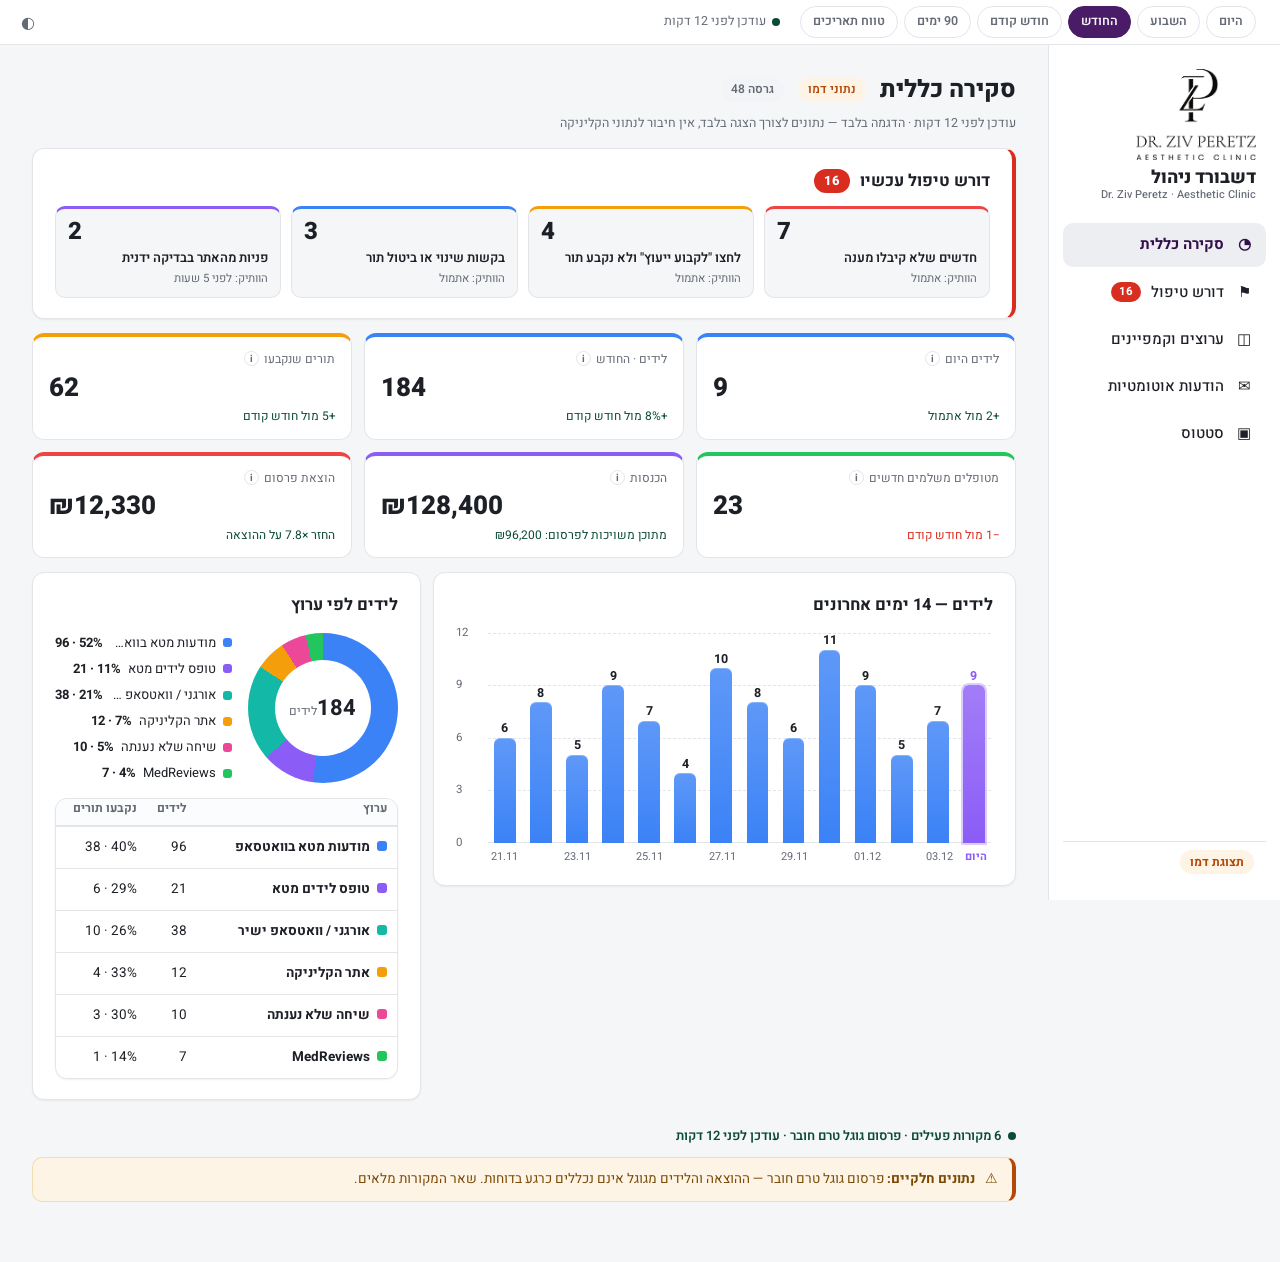
<file: docs/index.html>
<!DOCTYPE html>
<html lang="he" dir="rtl">
<head>
<meta charset="UTF-8">
<meta name="app-ver" content="48">
  <meta name="viewport" content="width=device-width, initial-scale=1.0">
<title>WhatsApp Manager for EasyBizy</title>
<meta name="theme-color" content="#3C1454">
<link rel="preconnect" href="https://fonts.googleapis.com">
<link rel="preconnect" href="https://fonts.gstatic.com" crossorigin>
<link href="https://fonts.googleapis.com/css2?family=Heebo:wght@400;500;600;700;800&display=swap" rel="stylesheet">
<link rel="icon" type="image/png" sizes="32x32" href="assets/favicon-32.png">
<link rel="apple-touch-icon" href="assets/icon-180.png">
<link rel="manifest" href="manifest.webmanifest">
<link rel="stylesheet" href="css/app.css?v=48">
</head>
<body>
<div id="app"></div>
<script src="js/config.js?v=48"></script>
<script src="js/demo-data.js?v=48"></script>
<script src="js/api.js?v=48"></script>
<script src="js/ui.js?v=48"></script>
<script src="js/app.js?v=48"></script>
</body>
</html>
</file>
<file: docs/css/app.css>
/* WA Manager — EasyBizy WhatsApp console. Hebrew RTL, no build step. */
:root {
  --green: #4a1b66;
  --green-dark: #34104a;
  --green-soft: #eceef2;
  --mint: #98f8d0;
  --mint-soft: #d8f8eb;
  --mint-ink: #0b4a33;
  --ink: #1d2026;
  --muted: #656b76;
  --line: #e3e5e9;
  --bg: #f5f6f8;
  --fc0a: #6b2d8f; --fc0b: #4a1b66;
  --fc1a: #9b5cf0; --fc1b: #7c3aed;
  --fc2a: #f0a02e; --fc2b: #d97706;
  --fc3a: #3ec96f; --fc3b: #16a34a;
  --hb-paid: #22c55e; --hb-arr: #14b8a6; --hb-book: #f59e0b; --hb-none: #e5e7eb;
  --ac-blue: #3b82f6; --ac-orange: #f59e0b; --ac-green: #22c55e; --ac-purple: #8b5cf6; --ac-red: #ef4444;
  --pal0: #3b82f6; --pal1: #8b5cf6; --pal2: #14b8a6; --pal3: #f59e0b; --pal4: #ec4899;
  /* one color per channel - donut, bars, tables */
  --ch-meta_wa_ads: #3b82f6; --ch-meta_lead_form: #8b5cf6; --ch-organic_wa: #14b8a6; --ch-website: #f59e0b; --ch-missed_call: #ec4899; --ch-medreviews: #22c55e;
  --bar: #3b82f6; --bar-hover: #2563eb; --bar-today: #8b5cf6; --bar-err: #ef4444;
  --ac-cyan: #06b6d4; --ac-olive: #14b8a6; /* 'olive' slot now teal (arrived) */
  --card: #ffffff;
  --red: #d92d20;
  --red-soft: #feeceb;
  --yellow: #b54708;
  --yellow-soft: #fef4e5;
  --blue: #175cd3;
  --blue-soft: #eaf1fe;
  --gray-soft: #f2f4f7;
  --radius: 12px;
  --shadow: 0 1px 2px rgba(16, 24, 40, .06);
  --sidebar-w: 232px;
}
* { box-sizing: border-box; }
html, body { overflow-x: clip; }
html, body { margin: 0; padding: 0; }
body {
  font-family: 'Heebo', 'Segoe UI', Arial, sans-serif;
  background: var(--bg);
  color: var(--ink);
  font-size: 15px;
  line-height: 1.55;
}
a { color: var(--green-dark); }

/* ---------- layout ---------- */
.layout { display: flex; flex-wrap: wrap; min-height: 100vh; }
.layout .topbar { flex: 0 0 100%; }
.sidebar {
  width: var(--sidebar-w);
  background: var(--card);
  border-inline-end: 1px solid var(--line);
  padding: 18px 14px;
  position: sticky; top: 45px; height: calc(100vh - 45px);
  display: flex; flex-direction: column; gap: 4px;
}
.brand {
  display: flex; align-items: center; gap: 10px;
  padding: 6px 10px 18px; font-weight: 800; font-size: 18px;
}
.brand.column{flex-direction:column;align-items:flex-start;gap:8px}
.brand .logo-lg{width:116px;border-radius:14px;display:block}
.brand .logo {
  width: 34px; height: 34px; border-radius: 10px;
  object-fit: cover; flex: none;
}
.brand .brand-name { line-height: 1.15; }
.brand .brand-sub { display: block; font-size: 11px; font-weight: 500; color: var(--muted); }
.nav-item {
  display: flex; align-items: center; gap: 10px;
  padding: 10px 12px; border-radius: 10px;
  color: var(--ink); text-decoration: none; font-weight: 500;
  cursor: pointer;
}
.nav-item:hover { background: var(--gray-soft); }
.nav-item.active { background: var(--green-soft); color: var(--green-dark); font-weight: 700; }
.nav-item .ico { width: 20px; text-align: center; }
.sidebar .spacer { flex: 1; }
.sidebar .who { padding: 10px 12px; color: var(--muted); font-size: 13px; border-top: 1px solid var(--line); }

.main { flex: 1; min-width: 0; padding: 26px 32px 60px; max-width: 1240px; }
.field .input { min-width: 0; }
/* client menu header inside the sidebar */
.client-nav-head { padding: 2px 12px 14px; border-bottom: 1px solid var(--line); margin-bottom: 10px; }
.client-nav-head .cn-name { font-weight: 800; font-size: 16px; margin-bottom: 6px; }

/* top bar: always visible (carries the theme toggle); burger + mini brand on mobile only */
.topbar { display: flex; align-items: center; gap: 12px; padding: 8px 14px; height: 45px; box-sizing: border-box; background: var(--card); border-bottom: 1px solid var(--line); position: sticky; top: 0; z-index: 30; }
.topbar .brand { font-size: 16px; font-weight: 800; padding: 0; display: none; }
.topbar .logo { width: 28px; height: 28px; border-radius: 8px; object-fit: cover; }
.topbar #nav-burger { display: none; }
.topbar #theme-toggle { margin-inline-start: auto; }
.nav-overlay { display: none; }

@media (max-width: 900px) {
  .layout { flex-direction: column; flex-wrap: nowrap; }
  .topbar .brand { display: flex; }
  .topbar #nav-burger { display: inline-grid; }
  .sidebar {
    position: fixed; top: 0; bottom: 0; right: 0; z-index: 50;
    width: 272px; height: 100dvh; padding: 14px 12px;
    transform: translateX(110%); visibility: hidden;
    transition: transform .2s ease, visibility 0s .25s;
    overflow-y: auto; border-inline-end: none; border-inline-start: 1px solid var(--line);
    box-shadow: -8px 0 24px rgba(0,0,0,.18);
  }
  body.nav-open .sidebar { transform: translateX(0); visibility: visible; transition: transform .2s ease; }
  .nav-overlay { display: block; position: fixed; inset: 0; background: rgba(0,0,0,.42); opacity: 0; pointer-events: none; transition: opacity .2s ease; z-index: 40; }
  body.nav-open .nav-overlay { opacity: 1; pointer-events: auto; }
  .main { padding: 16px 14px 44px; }
  .page-head h1 { font-size: 20px; }
}
.page-head { display: flex; align-items: center; gap: 14px; margin-bottom: 6px; flex-wrap: wrap; }
.page-head h1 { font-size: 24px; margin: 0; font-weight: 800; }
.page-sub { color: var(--muted); margin: 0 0 22px; }
.page-head .grow { flex: 1; }
.back-link { color: var(--muted); text-decoration: none; font-size: 14px; }
.back-link:hover { color: var(--green-dark); }

/* ---------- buttons & inputs ---------- */
.btn {
  display: inline-flex; align-items: center; gap: 7px;
  border: 1px solid transparent; border-radius: 10px;
  padding: 9px 16px; font-family: inherit; font-size: 14px; font-weight: 600;
  cursor: pointer; background: var(--green); color: #fff;
  transition: background .12s ease;
}
.btn:hover { background: var(--green-dark); }
.btn:disabled { opacity: .55; cursor: not-allowed; }
.btn.secondary { background: #fff; color: var(--ink); border-color: var(--line); }
.btn.secondary:hover { background: var(--gray-soft); }
.btn.danger { background: #fff; color: var(--red); border-color: #f1c6c2; }
.btn.danger:hover { background: var(--red-soft); }
.btn.small { padding: 6px 12px; font-size: 13px; border-radius: 8px; }
.btn.ghost { background: transparent; color: var(--green-dark); }
.btn.ghost:hover { background: var(--green-soft); }

.input, select.input, textarea.input {
  width: 100%; border: 1px solid var(--line); border-radius: 10px;
  padding: 10px 13px; font-family: inherit; font-size: 14px; background: #fff; color: var(--ink);
}
.input:focus { outline: 2px solid rgba(0,168,132,.25); border-color: var(--green); }
.input[dir="ltr"] { direction: ltr; text-align: left; }
label.field { display: block; margin-bottom: 14px; }
label.field > span { display: block; font-weight: 600; font-size: 13.5px; margin-bottom: 6px; }
label.field .hint { font-weight: 400; color: var(--muted); font-size: 12.5px; }

/* ---------- cards & tables ---------- */
.card {
  background: var(--card); border: 1px solid var(--line);
  border-radius: var(--radius); box-shadow: var(--shadow);
  padding: 20px 22px; margin-bottom: 18px;
}
.card h3 { margin: 0 0 14px; font-size: 16.5px; font-weight: 700; }
.grid-2 { display: grid; grid-template-columns: 1fr 1fr; gap: 18px; }
@media (max-width: 900px) { .grid-2 { grid-template-columns: 1fr; } }

table.tbl { width: 100%; border-collapse: collapse; background: #fff; border-radius: var(--radius); overflow: hidden; }
.tbl-wrap { border: 1px solid var(--line); border-radius: var(--radius); overflow: hidden; background: #fff; box-shadow: var(--shadow); }
.tbl th {
  text-align: right; font-size: 12.5px; color: var(--muted); font-weight: 600;
  padding: 11px 14px; border-bottom: 1px solid var(--line); background: #fbfcfd;
  cursor: pointer; user-select: none; white-space: nowrap;
}
.tbl td { padding: 13px 14px; border-bottom: 1px solid var(--line); vertical-align: middle; }
.tbl tr:last-child td { border-bottom: none; }
.tbl tbody tr { cursor: pointer; }
.tbl tbody tr:hover { background: #f8fafc; }
.cell-main { font-weight: 600; }
.cell-sub { color: var(--muted); font-size: 12.5px; }
.num { font-variant-numeric: tabular-nums; direction: ltr; unicode-bidi: embed; }

/* ---------- badges ---------- */
.badge {
  display: inline-flex; align-items: center; gap: 5px;
  font-size: 12px; font-weight: 600; border-radius: 999px; padding: 3px 10px;
  background: var(--gray-soft); color: var(--muted); white-space: nowrap;
}
.badge.green { background: var(--mint-soft); color: var(--mint-ink); }
.badge.yellow { background: var(--yellow-soft); color: var(--yellow); }
.badge.red { background: var(--red-soft); color: var(--red); }
.badge.blue { background: var(--blue-soft); color: var(--blue); }
.badge .dot { width: 7px; height: 7px; border-radius: 50%; background: currentColor; }

/* ---------- login ---------- */
.login-wrap { min-height: 100vh; display: grid; place-items: center; background: linear-gradient(160deg, #ede6f8, #f6f4fa 60%); }
.login-card { width: 380px; max-width: 92vw; background: #fff; border: 1px solid var(--line); border-radius: 18px; padding: 34px 32px; box-shadow: 0 8px 30px rgba(16,24,40,.08); }
.login-card .logo { width: 100%; max-width: 230px; border-radius: 14px; margin-bottom: 16px; display: block; }
.login-card h1 { font-size: 21px; margin: 0 0 4px; }
.login-card p { color: var(--muted); margin: 0 0 20px; font-size: 14px; }

/* ---------- tabs ---------- */
.tabs { display: flex; gap: 4px; border-bottom: 1px solid var(--line); margin-bottom: 20px; overflow-x: auto; }
.tabs .tab { white-space: nowrap; }
.tabs .tab {
  padding: 10px 16px; cursor: pointer; font-weight: 600; color: var(--muted);
  border-bottom: 2.5px solid transparent; margin-bottom: -1px; border-radius: 8px 8px 0 0;
}
.tabs .tab:hover { color: var(--ink); }
.tabs .tab.active { color: var(--green-dark); border-bottom-color: var(--green); }

/* ---------- bots ---------- */
.bots-grid { display: grid; grid-template-columns: repeat(auto-fill, minmax(330px, 1fr)); gap: 16px; }
.bot-card { background: #fff; border: 1px solid var(--line); border-radius: var(--radius); padding: 18px; box-shadow: var(--shadow); cursor: pointer; }
.bot-card:hover { border-color: #cfd6de; }
.bot-card .top { display: flex; align-items: flex-start; gap: 10px; }
.bot-card h4 { margin: 0; font-size: 16px; font-weight: 700; flex: 1; }
.bot-card .trig { color: var(--muted); font-size: 13px; margin: 6px 0 12px; }
.bot-card .stats { display: flex; gap: 14px; color: var(--muted); font-size: 13px; }
.bot-card .actions { display: flex; gap: 8px; margin-top: 14px; }

/* ---------- builder ---------- */
.builder { display: grid; grid-template-columns: 1fr 340px; gap: 22px; align-items: start; }
@media (max-width: 1000px) { .builder { grid-template-columns: 1fr; } }
.step {
  background: #fff; border: 1px solid var(--line); border-radius: 10px;
  padding: 13px 15px; margin-bottom: 10px; position: relative;
}
.step .step-head { display: flex; align-items: center; gap: 9px; }
.step .step-num { width: 24px; height: 24px; border-radius: 7px; background: var(--gray-soft); color: var(--muted); font-size: 12.5px; font-weight: 700; display: grid; place-items: center; flex: none; }
.step .step-type { font-weight: 700; font-size: 14px; }
.step .step-body { color: var(--muted); font-size: 13.5px; margin-top: 5px; white-space: pre-wrap; }
.step .step-actions { margin-inline-start: auto; display: flex; gap: 4px; }
.step.branch-step { margin-inline-start: 34px; border-inline-start: 3px solid var(--green); }
.branch-label { margin: 12px 0 8px 34px; margin-inline-start: 34px; font-size: 13px; font-weight: 700; color: var(--green-dark); }
.icon-btn { border: none; background: transparent; cursor: pointer; color: var(--muted); font-size: 15px; padding: 4px 7px; border-radius: 7px; }
.icon-btn:hover { background: var(--gray-soft); color: var(--ink); }

/* phone preview */
.phone {
  background: #efeae2; border-radius: 22px; border: 1px solid var(--line);
  padding: 16px 12px; min-height: 420px; position: sticky; top: 20px;
}
.phone .phone-title { text-align: center; color: var(--muted); font-size: 12.5px; font-weight: 600; margin-bottom: 12px; }
.bubble {
  background: #fff; border-radius: 14px; border-start-start-radius: 4px; padding: 8px 12px;
  max-width: 62%; min-width: 110px; box-shadow: var(--shadow); font-size: 14px; white-space: pre-wrap;
  align-self: flex-start;
}
.bubble.out { background: var(--mint-soft); align-self: flex-end; border-start-start-radius: 14px; border-start-end-radius: 4px; }
.bubble .b-header { font-weight: 700; margin-bottom: 2px; }
.bubble .b-footer { color: var(--muted); font-size: 12px; margin-top: 3px; }
.bubble-btn {
  display: block; width: 100%; text-align: center; color: #53bdeb;
  border-top: 1px solid var(--line); padding: 7px 4px 2px; margin-top: 6px; font-size: 14px; font-weight: 500;
}
.bubble .meta { font-size: 11px; color: var(--muted); text-align: left; direction: ltr; margin-top: 3px; }

/* ---------- conversations ---------- */
.convo { display: grid; grid-template-columns: 330px minmax(0, 1fr); border: 1px solid var(--line); border-radius: 16px; overflow: hidden; background: #fff; box-shadow: var(--shadow); height: 660px; max-width: 1020px; }
.convo-list { border-inline-end: 1px solid var(--line); overflow-y: auto; background: #fff; }
.convo-search { padding: 12px 14px; border-bottom: 1px solid var(--line); position: sticky; top: 0; background: #fff; z-index: 2; }
.convo-item { display: flex; gap: 11px; align-items: center; padding: 12px 14px; border-bottom: 1px solid var(--line); cursor: pointer; }
.convo-item:hover { background: #f8fafc; }
.convo-item.active { background: var(--green-soft); }
.convo-item .ci-text { flex: 1; min-width: 0; }
.convo-item .ci-top { display: flex; justify-content: space-between; align-items: baseline; gap: 8px; }
.convo-item .ci-name { font-weight: 700; }
.convo-item .ci-time { color: var(--muted); font-size: 11.5px; flex: none; }
.convo-item .ci-sub { color: var(--muted); font-size: 12.5px; margin-top: 1px; overflow: hidden; text-overflow: ellipsis; white-space: nowrap; }
.avatar { width: 42px; height: 42px; border-radius: 50%; background: var(--green-soft); color: var(--green-dark); font-weight: 700; display: grid; place-items: center; flex: none; font-size: 16px; }
.avatar.small { width: 36px; height: 36px; font-size: 14px; }
.chat { display: flex; flex-direction: column; min-width: 0; background: #efeae2; }
.chat-head { padding: 10px 16px; border-bottom: 1px solid var(--line); display: flex; align-items: center; gap: 10px; background: #f0f2f5; }
.chat-head .ch-name { font-weight: 700; font-size: 15px; }
.chat-head .ch-phone { color: var(--muted); font-size: 12px; }
.chat-head .ch-actions { display: flex; gap: 8px; align-items: center; margin-inline-start: auto; flex-wrap: wrap; }
.chat-back { display: none; }
.chat-body { flex: 1; overflow-y: auto; padding: 22px 26px; display: flex; flex-direction: column; gap: 6px; }
.chat-input { padding: 10px 14px; display: flex; gap: 10px; background: #f0f2f5; align-items: center; }
.chat-input .input { flex: 1; border-radius: 22px; border: none; padding: 11px 18px; }
.chat-input .btn { border-radius: 22px; }
@media (max-width: 900px) {
  .convo { grid-template-columns: 1fr; height: calc(100vh - 180px); }
  .convo .chat { display: none; }
  .convo.chat-open .chat { display: flex; }
  .convo.chat-open .convo-list { display: none; }
  .chat-back { display: inline-flex; }
}
.tag-bot { font-size: 11px; color: var(--muted); }
.window-chip { font-size: 12px; font-weight: 600; border-radius: 999px; padding: 3px 11px; }
.window-chip.open { background: var(--green-soft); color: var(--green-dark); }
.window-chip.closed { background: var(--red-soft); color: var(--red); }

/* ---------- activity ---------- */
.filters { display: flex; gap: 10px; margin-bottom: 16px; flex-wrap: wrap; }
.filters select, .filters input { width: auto; min-width: 150px; }
.mono { font-family: ui-monospace, 'Courier New', monospace; font-size: 12.5px; direction: ltr; text-align: left; }
pre.payload {
  background: #101828; color: #d1e0ff; border-radius: 10px; padding: 16px;
  overflow: auto; max-height: 420px; font-size: 12.5px; direction: ltr; text-align: left;
}

/* ---------- modal ---------- */
.modal-back { position: fixed; inset: 0; background: rgba(16,24,40,.45); display: grid; place-items: center; z-index: 50; padding: 20px; }
.modal { background: #fff; border-radius: 16px; padding: 26px 28px; width: 560px; max-width: 95vw; max-height: 88vh; overflow-y: auto; }
.modal h3 { margin: 0 0 18px; font-size: 18px; }
.modal .modal-actions { display: flex; gap: 10px; justify-content: flex-start; margin-top: 22px; }

/* ---------- misc ---------- */
.toast {
  position: fixed; bottom: 26px; inset-inline-start: 50%; transform: translateX(50%);
  background: #101828; color: #fff; padding: 11px 20px; border-radius: 10px;
  font-size: 14px; z-index: 90; box-shadow: 0 6px 24px rgba(0,0,0,.25);
}
.empty { text-align: center; color: var(--muted); padding: 46px 10px; }
.empty .big { font-size: 34px; margin-bottom: 8px; }
.kv { display: flex; gap: 8px; align-items: center; margin-bottom: 10px; }
.kv .k { color: var(--muted); min-width: 130px; font-size: 13.5px; }
.kv .v { font-weight: 600; }
.checklist { display: flex; flex-direction: column; gap: 7px; }
.checklist .ck { display: flex; align-items: center; gap: 8px; font-size: 13.5px; color: var(--muted); flex-wrap: wrap; }
.checklist .ck.seen { color: var(--ink); }
.checklist .ck .box { width: 17px; height: 17px; border-radius: 5px; border: 1.5px solid var(--line); display: grid; place-items: center; font-size: 11px; color: #fff; flex: none; }
.checklist .ck.seen .box { background: var(--green); border-color: var(--green); }
.checklist .ck .mono { word-break: break-all; }
.checklist .ck .ck-state { margin-inline-start: auto; font-size: 12px; color: var(--muted); flex: none; }
.checklist .ck.seen .ck-state { color: var(--mint-ink); background: var(--mint-soft); border-radius: 999px; padding: 2px 9px; font-weight: 700; }
.ck-group { font-size: 12.5px; font-weight: 700; color: var(--green-dark); margin: 12px 0 4px; }
.ck-req { font-size: 11px; font-weight: 700; color: var(--mint-ink); background: var(--mint-soft); border-radius: 999px; padding: 2px 8px; flex: none; }
.toolbar { display: flex; gap: 10px; align-items: center; margin-bottom: 16px; flex-wrap: wrap; }
.toolbar .grow { flex: 1; }
.search-input { position: relative; }
.search-input input { padding-inline-start: 34px; }
.search-input::before { content: '⌕'; position: absolute; inset-inline-start: 11px; top: 8px; color: var(--muted); font-size: 17px; }
.note { background: #fffbeb; border: 1px solid #fde9c8; color: #92400e; border-radius: 10px; padding: 11px 14px; font-size: 13.5px; margin-bottom: 16px; }
.demo-pill { background: var(--yellow-soft); color: var(--yellow); font-size: 12px; font-weight: 700; border-radius: 999px; padding: 3px 10px; }

/* ---------- dark theme ---------- */
/* clinic brand swap (light/dark logo variants) */
.brand .brand-dark-only{display:none}
[data-theme="dark"] .brand .brand-dark-only{display:block}
[data-theme="dark"] .brand .brand-light-only{display:none}

/* ---------- management board (demo) ---------- */
.board-tabs{display:flex;gap:6px;overflow-x:auto;margin:8px 0 4px;padding-bottom:4px;scrollbar-width:none}
.board-tabs::-webkit-scrollbar{display:none}
.board-tab{flex:none;padding:7px 14px;border-radius:999px;background:var(--card);border:1px solid var(--line);color:var(--ink);text-decoration:none;font-weight:600;font-size:13.5px;white-space:nowrap}
.board-tab.active{background:var(--green);color:var(--bg);border-color:var(--green)}
.metric-grid{display:grid;grid-template-columns:repeat(4,1fr);gap:12px 14px;margin-top:10px}
.metric .m-label{font-size:12.5px;color:var(--muted)}
.metric .m-value{font-weight:800;font-size:17px;line-height:1.25}
.metric .m-value.big{color:var(--green-dark)}
.fn-wrap{display:flex;flex-direction:column;margin-top:6px}
.fn-stage{position:relative;text-align:center}
.fn-bar{height:56px;margin-inline:auto;display:flex;align-items:center;justify-content:center;color:#fff}
.fn-in{display:flex;align-items:baseline;gap:7px}
.fn-in b{font-size:24px;font-weight:800}
.fn-in small{font-size:13px;font-weight:700;opacity:.92}
.fn-conv2{position:absolute;top:0;inset-inline-start:50%;transform:translate(50%,-50%);background:var(--card);border:1px solid var(--line);border-radius:99px;padding:2px 10px;font-size:12px;font-weight:700;color:var(--muted);z-index:2;white-space:nowrap}
.msg-bar{display:flex;height:10px;border-radius:6px;overflow:hidden;background:var(--gray-soft);margin:8px 0 2px}
.msg-bar span{display:block;height:100%}
.sys-row{display:flex;align-items:center;gap:10px;padding:9px 0;border-bottom:1px solid var(--line);flex-wrap:wrap}
.sys-row:last-child{border-bottom:0}
.sys-row .sys-name{flex:1;font-weight:600;font-size:14px;min-width:150px}
.sys-row .sys-meta{color:var(--muted);font-size:12.5px;min-width:120px;text-align:left}
.msg-stats{display:grid;grid-template-columns:repeat(4,1fr);gap:10px}
.msg-tile{border:1px solid var(--line);border-radius:10px;border-top:3px solid var(--ac);padding:10px 12px;text-align:center;background:var(--bg)}
.msg-num{font-size:26px;font-weight:800;color:var(--ac);line-height:1.15}
.msg-label{font-size:13px;font-weight:700}
.msg-sub{font-size:11.5px;color:var(--muted);margin-top:1px}
@media (max-width:760px){.msg-stats{grid-template-columns:repeat(2,1fr)}}
.sys-grid{display:grid;grid-template-columns:repeat(auto-fill,minmax(230px,1fr));gap:12px}
.sys-tile{background:var(--card);border:1px solid var(--line);border-radius:var(--radius);box-shadow:var(--shadow);padding:13px 15px;display:flex;flex-direction:column;gap:7px}
.sys-tile-top{display:flex;align-items:flex-start;justify-content:space-between;gap:8px}
.sys-tile .sys-name{font-weight:600;font-size:14px}
.sys-tile .sys-meta{color:var(--muted);font-size:12.5px}
.att-row{padding:8px 0;border-bottom:1px solid var(--line)}
.att-row:last-child{border-bottom:0}
.att-row .a-top{display:flex;align-items:center;gap:8px;flex-wrap:wrap}
.att-row .a-name{font-weight:700;font-size:14px}
.att-counters{display:grid;grid-template-columns:repeat(4,1fr);gap:12px;margin:0 0 14px}
.att-counter{background:var(--card);border:1px solid var(--line);border-radius:var(--radius);box-shadow:var(--shadow);padding:16px 14px 12px;border-top:4px solid var(--ac);text-align:center}
.ac-num{font-size:36px;font-weight:800;color:var(--ac);line-height:1.1}
.ac-label{font-size:13px;font-weight:700;margin-top:2px}
.att-list{padding:0;overflow:hidden}
.att-list summary{list-style:none;cursor:pointer;display:flex;align-items:center;gap:10px;padding:13px 16px}
.att-list summary::-webkit-details-marker{display:none}
.att-title{font-weight:700;font-size:15px}
.att-badge{background:color-mix(in srgb,var(--ac) 14%,transparent);color:var(--ac);border-radius:99px;padding:2px 11px;font-weight:800;font-size:13px}
.att-caret{margin-inline-start:auto;color:var(--muted);transition:transform .15s}
.att-list[open] .att-caret{transform:rotate(-90deg)}
.att-list .att-row{margin:0 16px}
.att-list[open] .att-row:last-child{padding-bottom:6px}
@media (max-width:760px){.att-counters{grid-template-columns:repeat(2,1fr)}}
@media (max-width:640px){.metric-grid{grid-template-columns:repeat(2,1fr)}}

[data-theme="dark"] {
  --green: #7feec3;
  --green-dark: #b5f7db;
  --green-soft: #22302a;
  --mint-soft: #1e3a31;
  --mint-ink: #98f8d0;
  --ink: #eceef2;
  --muted: #9aa1ac;
  --line: #2b3038;
  --bg: #0f1114;
  --fc0a: #b26ae0; --fc0b: #8b3fc0;
  --fc1a: #c9a1f5; --fc1b: #a855f7;
  --fc2a: #ffc94d; --fc2b: #f59e0b;
  --fc3a: #5eeaa0; --fc3b: #22c55e;
  --hb-paid: #4ade80; --hb-arr: #2dd4bf; --hb-book: #fbbf24; --hb-none: rgba(255,255,255,.13);
  --ac-blue: #60a5fa; --ac-orange: #fbbf24; --ac-green: #4ade80; --ac-purple: #a78bfa; --ac-red: #f87171;
  --pal0: #60a5fa; --pal1: #a78bfa; --pal2: #2dd4bf; --pal3: #fbbf24; --pal4: #f472b6;
  --ch-meta_wa_ads: #60a5fa; --ch-meta_lead_form: #a78bfa; --ch-organic_wa: #2dd4bf; --ch-website: #fbbf24; --ch-missed_call: #f472b6; --ch-medreviews: #4ade80;
  --bar: #60a5fa; --bar-hover: #93c5fd; --bar-today: #a78bfa; --bar-err: #f87171;
  --ac-cyan: #22d3ee; --ac-olive: #2dd4bf;
  --card: #191c21;
  --gray-soft: #24282e;
  --red-soft: #3b1a17;
  --yellow-soft: #3a2c12;
  --blue-soft: #12283f;
  --shadow: 0 1px 2px rgba(0, 0, 0, .45);
}
[data-theme="dark"] .card,
[data-theme="dark"] .bot-card,
[data-theme="dark"] .step,
[data-theme="dark"] .modal,
[data-theme="dark"] .login-card,
[data-theme="dark"] .convo,
[data-theme="dark"] .tbl-wrap,
[data-theme="dark"] .tbl,
[data-theme="dark"] .input,
[data-theme="dark"] select.input,
[data-theme="dark"] textarea.input,
[data-theme="dark"] .btn.secondary,
[data-theme="dark"] .btn.danger { background: var(--card); color: var(--ink); }
[data-theme="dark"] .btn:not(.secondary):not(.danger):not(.ghost) { color: #22103a; }
[data-theme="dark"] .login-wrap { background: linear-gradient(160deg, #12151a, #0c0e11 60%); }
[data-theme="dark"] .btn.secondary:hover,
[data-theme="dark"] .tbl tbody tr:hover,
[data-theme="dark"] .convo-item:hover,
[data-theme="dark"] .nav-item:hover,
[data-theme="dark"] .icon-btn:hover { background: var(--gray-soft); }
[data-theme="dark"] .tbl th { background: var(--gray-soft); }
[data-theme="dark"] .convo-search,
[data-theme="dark"] .convo-list { background: var(--card); }
[data-theme="dark"] .chat-head,
[data-theme="dark"] .chat-input { background: #24282e; }
[data-theme="dark"] .chat-body { background: #0f1114; }
[data-theme="dark"] .bubble { background: #202c33; color: var(--ink); }
[data-theme="dark"] .bubble.out { background: #2b3a42; color: #eceef2; }
[data-theme="dark"] .bubble .b-footer,
[data-theme="dark"] .bubble .meta { color: #8696a0; }
[data-theme="dark"] .phone { background: #0b141a; }
[data-theme="dark"] .login-wrap { background: linear-gradient(160deg, #0b141a, #111b21 60%); }
[data-theme="dark"] .note { background: #2e2410; border-color: #4d3d17; color: #e8c470; }
[data-theme="dark"] .avatar { background: #0b3b32; color: #2fd3ae; }
[data-theme="dark"] .convo-item.active { background: #0b3b32; }
[data-theme="dark"] .chat-input .input { background: #2c1a42; color: var(--ink); }

/* ---------- dashboard ---------- */
.dash-grid { display: grid; grid-template-columns: repeat(3, 1fr); gap: 12px; margin-bottom: 14px; }
.dash-grid.cols-2 { grid-template-columns: repeat(2, 1fr); }
.stat { background: var(--card); border: 1px solid var(--line); border-radius: var(--radius); padding: 13px 16px; }
.stat .s-label { color: var(--muted); font-size: 12px; margin-bottom: 4px; }
.stat .s-value { font-size: 21px; font-weight: 800; line-height: 1.2; }
.stat .s-sub { color: var(--muted); font-size: 12px; margin-top: 3px; }
.dash-2col { display: grid; grid-template-columns: 3fr 2fr; gap: 12px; margin-bottom: 14px; align-items: start; }
.dash-2col > * { min-width: 0; }
.dash-grid > * { min-width: 0; }
.chart { display: flex; align-items: flex-end; gap: 4px; height: 110px; padding-top: 10px; }
.chart .bar { flex: 1; height: 100%; display: flex; flex-direction: column-reverse; justify-content: flex-start; border-radius: 4px 4px 0 0; background: var(--gray-soft); }
.chart .bar .runs { background: var(--green); width: 100%; }
.chart .bar .errs { background: var(--red); width: 100%; }
.chart-x { display: flex; gap: 4px; font-size: 10px; color: var(--muted); margin-top: 5px; }
.chart-x span { flex: 1; text-align: center; }
.chart-legend { display: flex; gap: 14px; font-size: 12px; color: var(--muted); margin-top: 8px; }
.chart-legend .dotk { display: inline-block; width: 9px; height: 9px; border-radius: 3px; margin-inline-end: 5px; }
.toplist-row { display: flex; align-items: center; gap: 8px; padding: 7px 0; border-bottom: 1px solid var(--line); font-size: 14px; }
.toplist-row:last-child { border-bottom: none; }
.toplist-row .n { margin-inline-start: auto; font-weight: 700; color: var(--green-dark); }
.quick-actions { display: flex; gap: 8px; flex-wrap: wrap; }
@media (max-width: 900px) {
  .dash-2col { grid-template-columns: 1fr; }
  .stat .s-value { font-size: 18px; }
}
[data-theme="dark"] .step .step-num { background: #2a3942; }
[data-theme="dark"] .modal-back { background: rgba(0, 0, 0, .6); }
#theme-toggle { font-size: 16px; }

/* guidance callout (automations) */
.guide { background: #eef7f1; border: 1px solid #cde8d8; color: #1d6a45; border-radius: 10px; padding: 11px 14px; font-size: 13.5px; line-height: 1.55; margin-top: 6px; }
[data-theme="dark"] .guide { background: #0e2a1e; border-color: #1c4a33; color: #7fd6a8; }

/* variable chips + pills */
.var-chips { display: flex; flex-wrap: wrap; gap: 6px; margin-top: 6px; }
.var-chip { border: 1px solid var(--line); background: var(--card); color: var(--green-dark); border-radius: 999px; padding: 6px 13px; font-size: 12.5px; font-weight: 700; cursor: pointer; min-height: 32px; font-family: inherit; }
.var-chip:active { background: var(--green-soft); }
.var-pill { background: var(--green-soft); color: var(--green-dark); border-radius: 6px; padding: 0 6px; font-size: .85em; font-weight: 700; white-space: nowrap; }
@media (max-width: 640px) { .var-chips { flex-wrap: nowrap; overflow-x: auto; padding-bottom: 4px; } .var-chip { flex: 0 0 auto; } }

/* buttons options editor */
.opt-row { display: flex; flex-wrap: wrap; gap: 6px; align-items: center; margin-bottom: 8px; }
.opt-row .opt-label { flex: 1; min-width: 0; }
.opt-row .opt-value { flex: 1 0 100%; }
.opt-tools { display: flex; align-items: center; }
.opt-adv { font-weight: 700; font-size: 12px; border: 1px solid var(--line); border-radius: 7px; }
.opt-adv.on { background: var(--green-soft); color: var(--green-dark); border-color: var(--green-dark); }

/* builder preview groups */
.pv-group { margin-bottom: 16px; }
.pv-tag { font-size: 11px; color: var(--muted); font-weight: 700; margin-bottom: 4px; cursor: pointer; width: max-content; }
.pv-tag:hover { color: var(--green-dark); text-decoration: underline; }
.pv-wait { font-size: 11.5px; color: var(--muted); margin: 4px 0 6px; }
.pv-btn { cursor: pointer; user-select: none; }
.pv-btn.sel { background: var(--green-dark); color: #fff; border-color: var(--green-dark); }
.bubble.in { background: var(--card); align-self: flex-start; border: 1px solid var(--line); border-start-start-radius: 4px; border-start-end-radius: 14px; }
.step.flash { outline: 2px solid var(--green-dark); outline-offset: 2px; border-radius: 10px; transition: outline-color .4s; }
.camp-head{font-size:13px;color:var(--muted);font-weight:400;white-space:nowrap;overflow:hidden;text-overflow:ellipsis}
.camp-head b{font-weight:800}
@media (max-width:760px){.camp-head{display:none}}
.has-tip{position:relative;cursor:help}
.has-tip::after{content:attr(data-tip);position:absolute;bottom:calc(100% + 8px);inset-inline-start:50%;transform:translateX(50%);background:var(--ink);color:var(--bg);padding:8px 12px;border-radius:8px;font-size:12px;font-weight:400;line-height:1.55;width:max-content;max-width:230px;white-space:normal;opacity:0;pointer-events:none;transition:opacity .15s;z-index:60;text-align:center;box-shadow:0 6px 18px rgba(0,0,0,.25)}
.has-tip:hover::after,.has-tip:focus::after{opacity:1}
.has-tip[data-tip=""]::after{display:none}
.att-list[open]{overflow:visible}
.chan-row{align-items:center}
.chan-sub{display:block;font-size:11px;color:var(--muted);font-weight:400;margin-top:1px}
button.board-tab{border:1px solid var(--line);background:var(--card);cursor:pointer;font:inherit}
.range-box{display:inline-flex;align-items:center;gap:6px;font-size:13px;color:var(--muted)}
.range-box input{font:inherit;font-size:12.5px;padding:5px 8px;border:1px solid var(--line);border-radius:8px;background:var(--card);color:var(--ink)}
.chan-grid{display:grid;grid-template-columns:repeat(auto-fit,minmax(160px,1fr));gap:10px}
.chan-tile{border:1px solid var(--line);border-top:3px solid var(--ac);border-radius:10px;padding:10px 13px;background:var(--bg)}
.chan-name{font-weight:700;font-size:13px;min-height:2em}
.chan-n{font-size:30px;font-weight:800;color:var(--ac);line-height:1.15}
.chan-nl{font-size:12px;font-weight:600;color:var(--muted);margin-inline-start:6px}
.chan-stats{display:flex;gap:18px;margin-top:4px}
.chan-stat b{font-size:15px;font-weight:800}
.chan-stat span{display:block;font-size:11.5px;color:var(--muted)}

/* funnel: soft stage cards with narrowing neck (proposal 3) */
.f3-wrap{padding-top:6px}
.f3-stage{border-radius:12px;margin-inline:auto;text-align:center;padding:12px 14px 10px;position:relative;border:1.5px solid}
.f3-stage .f3n{font-size:30px;font-weight:800;line-height:1.1}
.f3-stage .f3l{font-size:13px;font-weight:700}
.f3-stage .f3p{font-size:12px;opacity:.75;font-weight:600}
.f3-neck{margin:-1px auto;position:relative;height:24px}
.f3-neck .f3-fill{position:absolute;inset:0}
.f3-pill{position:absolute;top:50%;left:50%;transform:translate(-50%,-50%);background:var(--card);border:1px solid var(--line);border-radius:99px;font-size:12px;font-weight:700;color:var(--muted);padding:1px 9px;z-index:2;white-space:nowrap}

/* reference-style charts: vivid blue bars (today highlighted), dashed gridlines, hover band + white tooltip */
.c2{direction:ltr;position:relative;height:210px;margin-top:10px}
.c2-y{position:absolute;left:0;top:0;bottom:0;width:26px}
.c2-y span{position:absolute;left:0;transform:translateY(-50%);font-size:11.5px;color:var(--muted)}
.c2-plot{position:absolute;left:32px;right:2px;top:0;bottom:0}
.c2-grid{position:absolute;left:0;right:0;border-top:1px dashed var(--line)}
.c2-axis{position:absolute;left:0;right:0;bottom:0;border-top:1.5px solid var(--line)}
.c2-bars{position:absolute;inset:0;display:flex;align-items:stretch;gap:6px;padding:0 2px}
.c2-col{flex:1;display:flex;flex-direction:column;justify-content:flex-end;align-items:center;position:relative;border-radius:6px 6px 0 0;min-width:0}
.c2-col:hover{background:rgba(128,128,128,.09)}
.c2-val{font-size:12.5px;font-weight:700;color:var(--ink);margin-bottom:3px;line-height:1}
.c2-bar{position:relative;width:min(32px,72%);background:linear-gradient(180deg,color-mix(in srgb,var(--bar) 82%,#fff),var(--bar));border-radius:6px 6px 0 0;box-shadow:0 1px 0 rgba(255,255,255,.25) inset}
.c2-col:hover .c2-bar{background:var(--bar-hover)}
.c2-col.c2-today .c2-bar{background:linear-gradient(180deg,color-mix(in srgb,var(--bar-today) 80%,#fff),var(--bar-today));box-shadow:0 0 0 2px color-mix(in srgb,var(--bar-today) 30%,transparent)}
.c2-col.c2-today .c2-val{color:var(--bar-today)}
.c2-x span.c2-today-lab{color:var(--bar-today);font-weight:700}
.ch-dot{display:inline-block;width:10px;height:10px;border-radius:3px;margin-inline-end:7px;vertical-align:0}
.badge.ch{background:color-mix(in srgb,var(--chc) 14%,transparent);color:color-mix(in srgb,var(--chc) 75%,var(--ink));border:1px solid color-mix(in srgb,var(--chc) 35%,transparent)}
.c2-bar .seg-err{position:absolute;top:0;left:0;right:0;background:var(--bar-err);border-radius:4px 4px 0 0}
.c2-col[data-tip]:hover::after{content:attr(data-tip);position:absolute;top:2px;left:50%;transform:translateX(-50%);background:var(--card);color:var(--ink);border:1px solid var(--line);border-radius:10px;box-shadow:0 8px 22px rgba(0,0,0,.14);padding:8px 14px;font-size:12px;line-height:1.7;white-space:pre;z-index:61;text-align:center;direction:rtl}
.c2-x{direction:ltr;display:flex;gap:6px;padding:0 2px 0 34px;margin-top:5px}
.c2-x span{flex:1;min-width:0;overflow:hidden;text-align:center;font-size:11px;color:var(--muted);white-space:nowrap}
.c2-conv span{color:var(--muted);font-weight:600}

/* widget language: top-strip KPI cards, status chips, info bubbles, alert strips, donuts, hbars */
.info-i{display:inline-grid;place-items:center;width:15px;height:15px;border-radius:50%;border:1px solid var(--line);color:var(--muted);font-size:10px;font-weight:700;margin-inline-start:5px;vertical-align:1px;font-style:normal}
.stat.kpi{border-top:4px solid var(--ac, var(--green))}
.stat.kpi .s-value{font-size:26px}
.kpi-chip{display:inline-block;margin-top:7px;font-size:11.5px;font-weight:700;border-radius:99px;padding:2px 10px}
.kpi-chip.ok{background:var(--mint-soft);color:var(--mint-ink)}
.kpi-chip.bad{background:var(--red-soft);color:var(--red)}
.alert-strip{display:flex;gap:10px;align-items:flex-start;background:var(--yellow-soft);border:1px solid #f0ddb2;border-inline-start:4px solid var(--yellow);border-radius:10px;padding:11px 14px;font-size:13.5px;line-height:1.55;margin-top:6px;color:#7a4a06}
.alert-strip .as-ico{flex:0 0 auto}
[data-theme="dark"] .alert-strip{background:#2e2410;border-color:#4d3d17;color:#e8c470}
.donut-wrap{display:flex;align-items:center;gap:16px;margin:2px 0 14px}
.donut{width:150px;height:150px;border-radius:50%;flex:0 0 auto;display:grid;place-items:center}
.donut .hole{width:96px;height:96px;border-radius:50%;background:var(--card);display:grid;place-items:center;text-align:center;line-height:1.2}
.donut .hole b{font-size:22px}
.donut .hole small{color:var(--muted);font-size:12px}
.donut-legend{flex:1;display:flex;flex-direction:column;gap:6px;min-width:0}
.dl-row{display:flex;align-items:center;gap:7px;font-size:13px}
.dl-row .dotk{width:9px;height:9px;border-radius:3px;flex:0 0 auto}
.dl-row .dl-name{white-space:nowrap;overflow:hidden;text-overflow:ellipsis}
.dl-row b{margin-inline-start:auto;white-space:nowrap}
.hbar-row{display:flex;align-items:center;gap:10px;margin:9px 0}
.hbar-name{flex:0 0 150px;font-size:12.5px;font-weight:600;white-space:nowrap;overflow:hidden;text-overflow:ellipsis}
.hbar-track{flex:1;display:flex;height:18px;border-radius:5px;overflow:hidden;background:var(--gray-soft);direction:ltr}
.hbar-n{flex:0 0 auto;font-weight:700;font-size:13px;min-width:20px}
@media (max-width:640px){.hbar-name{flex-basis:104px;font-size:11.5px}}
@media (max-width:900px){.stat.kpi .s-value{font-size:20px}}

/* responsive grid classes (replace inline column overrides) */
.att-counters.c6{grid-template-columns:repeat(6,1fr)}
.att-counters.c3{grid-template-columns:repeat(3,1fr)}
.att-counters.c4{grid-template-columns:repeat(4,1fr)}
@media (max-width:900px){.att-counters.c4{grid-template-columns:repeat(2,1fr)}}
.msg-stats.c4{grid-template-columns:repeat(4,1fr)}
@media (max-width:760px){
  .att-counters.c6{grid-template-columns:repeat(2,1fr)}
  .msg-stats.c4{grid-template-columns:repeat(2,1fr)}
  .dash-grid{grid-template-columns:repeat(2,1fr)}
}

/* funnel layouts (6 switchable) */
.chips{display:flex;gap:10px;flex-wrap:wrap;margin-top:14px;justify-content:center}
.chip{font-size:13px;color:var(--muted);padding:6px 12px;border-radius:999px;background:var(--bg);border:1px solid var(--line)}
.chip b{color:var(--ink)}
svg .ft{fill:var(--ink)}
svg .ftg{fill:var(--mint-ink)}
svg .ftr{fill:var(--red)}
svg .fchip{fill:var(--bg);stroke:var(--line)}
svg{width:100%;height:auto;display:block;overflow:visible}
/* 2 chevrons */
.chev{display:flex;align-items:flex-start;gap:0;padding:12px 0 4px;direction:rtl}
.chev .c{flex:1;min-width:0;display:flex;flex-direction:column;align-items:center}
.chev .shape{width:calc(100% + 14px);margin-inline-start:-14px;display:flex;align-items:center;justify-content:center;color:#fff;font-weight:700;font-size:13px;clip-path:polygon(26px 0,100% 0,calc(100% - 26px) 50%,100% 100%,26px 100%,0 50%);padding:0 28px;box-shadow:inset 0 1px 0 rgba(255,255,255,.3)}
.chev .c:first-child .shape{clip-path:polygon(26px 0,100% 0,100% 100%,26px 100%,0 50%)}
.chev .c:last-child .shape{width:100%;margin-inline-start:0}
.chev .meta{margin-top:12px;text-align:center}
.chev .v{font-size:22px;font-weight:800}
.chev .cv{font-size:13px;color:var(--muted);margin-top:2px}
.chev .cv em{font-style:normal;color:var(--mint-ink);font-weight:700}
/* 3 bar cascade */
.bars{display:grid;gap:10px;direction:rtl}
.bar-row{display:grid;grid-template-columns:100px 1fr 84px;align-items:center;gap:12px}
.bar-row .lab b{display:block;font-size:13px}
.bar-row .lab span{font-size:18px;font-weight:800}
.bar-row .track{height:38px;display:flex;justify-content:center}
.bar-row .fill{height:100%;border-radius:12px;box-shadow:inset 0 1px 0 rgba(255,255,255,.35)}
.bar-row .cv{text-align:start;font-size:13px;color:var(--muted)}
.bar-row .cv b{display:block;font-size:15px;color:var(--mint-ink)}
.bar-row .cv i{font-style:normal;color:var(--red)}
/* 5 stepped cards */
.fcards{display:flex;flex-direction:column;align-items:flex-start;gap:12px}
.fcard{display:grid;grid-template-columns:58px 1fr auto;align-items:center;gap:14px;padding:12px 18px;border-radius:16px;background:var(--card);border:1px solid var(--line);position:relative;overflow:hidden}
.fcard::before{content:"";position:absolute;inset-inline-start:0;top:0;bottom:0;width:4px;background:var(--c)}
.fcard .ring{width:52px;height:52px;border-radius:50%;display:grid;place-items:center;background:conic-gradient(var(--c) calc(var(--p)*1%),var(--gray-soft) 0)}
.fcard .ring i{font-style:normal;width:44px;height:44px;border-radius:50%;background:var(--card);display:grid;place-items:center;font-size:12.5px;font-weight:700}
.fcard .n{font-size:13px;color:var(--muted);font-weight:700}
.fcard .v{font-size:22px;font-weight:800;text-align:right}
.fcard .lost{font-size:13px;color:var(--red);text-align:end;white-space:nowrap}
@media (max-width:760px){
  .chev .shape{font-size:12.5px;padding:0 18px}
  .chev .v{font-size:16px}
  .bar-row{grid-template-columns:78px 1fr 62px;gap:8px}
  .fcard{grid-template-columns:48px 1fr}
  .fcard .lost{display:none}
}

/* funnel: default checkbox + bigger conv labels */
.fn-def{display:inline-flex;align-items:center;gap:6px;font-size:13px;font-weight:600;color:var(--muted);cursor:pointer;padding:6px 10px;border:1px dashed var(--line);border-radius:999px;background:var(--card);user-select:none}
.fn-def input{accent-color:var(--green);width:14px;height:14px;margin:0;cursor:pointer}
.fn-def:has(input:checked){color:var(--ink);border-style:solid;border-color:var(--green)}
.chev .cv{font-size:13px}
.chev .cv em{font-size:16px;font-weight:800}
.bar-row .cv b{font-size:17px;font-weight:800}
@media (max-width:640px){.fn-def{width:100%;justify-content:center}}

/* hbar switchable layouts */
:root{
  --hb-ghost-bg: rgba(0,0,0,.05); --hb-ghost-line: rgba(0,0,0,.15); --hb-ghost-border: rgba(0,0,0,.2);
  --hbt-paid: #15803d; --hbt-arr: #0f766e; --hbt-book: #b45309;
}
[data-theme="dark"]{
  --hb-ghost-bg: rgba(255,255,255,.07); --hb-ghost-line: rgba(255,255,255,.16); --hb-ghost-border: rgba(255,255,255,.2);
  --hbt-paid: #4ade80; --hbt-arr: #2dd4bf; --hbt-book: #fbbf24;
}
.hb-tabs{margin:2px 0 12px}
.hb-seg{display:block;height:100%}
.hb-thin{background:var(--hb-ghost-bg);position:relative}
.hb-thin::after{content:"";position:absolute;inset:5px 0;background:var(--hb-ghost-line);border-radius:3px}
.hb1r{padding:10px 0;border-bottom:1px solid var(--line)}
.hb1r:last-of-type{border:0}
.hb1top{display:flex;justify-content:space-between;align-items:baseline;gap:12px;margin-bottom:6px}
.hb1nm{font-size:14px;font-weight:600}
.hb1tot{font-size:13px;color:var(--muted);font-weight:600;white-space:nowrap}
.hb1bar{display:flex;height:14px;border-radius:7px;overflow:hidden}
.hb1vals{font-size:12px;color:var(--muted);margin-top:5px}
.hb1vals .v{font-weight:700;font-size:12.5px}
.hb1vals .l{color:var(--muted);font-size:11.5px;margin:0 1px}
.hb2r{display:flex;align-items:center;gap:12px;padding:7px 0}
.hb2nm{width:230px;flex:none;font-size:13.5px;font-weight:600;line-height:1.25}
.hb2bar{flex:1;display:flex;height:20px;border-radius:10px;overflow:hidden}
.hb2seg{display:flex;align-items:center;justify-content:center}
.hb2seg i{font-style:normal;font-size:11.5px;font-weight:800}
.hb2ghost{background:var(--hb-ghost-bg);border:1px dashed var(--hb-ghost-border);border-radius:0 10px 10px 0}
.hb2conv{width:44px;flex:none;text-align:left;font-size:13px;color:var(--mint-ink);font-weight:700}
.hb3grid{display:grid;grid-template-columns:repeat(3,1fr);gap:12px}
.hb3c{background:var(--bg);border:1px solid var(--line);border-radius:12px;padding:14px 16px}
.hb3nm{font-size:13.5px;font-weight:700;min-height:34px}
.hb3top{display:flex;align-items:baseline;gap:6px;margin:2px 0 8px}
.hb3top b{font-size:26px}
.hb3l{color:var(--muted);font-size:12px}
.hb3conv{margin-inline-start:auto;color:var(--mint-ink);font-size:12px;font-weight:700}
.hb3bar{display:flex;height:10px;border-radius:5px;overflow:hidden}
.hb3chips{display:flex;gap:10px;font-size:11.5px;font-weight:700;margin-top:8px}
.hb4wrap{display:block}
.hb4bar{display:flex;height:16px;border-radius:8px;overflow:hidden;min-width:30px}
@media (max-width:640px){
  .hb2nm{width:104px;font-size:12px}
  .hb2conv{width:36px;font-size:12px}
  .hb2r{gap:8px}
  .hb3grid{grid-template-columns:1fr 1fr}
  .hb3nm{min-height:0}
}
@media (max-width:420px){
  .hb3grid{grid-template-columns:1fr}
}

/* mapping page */

/* mapping tables */
.tbl-wrap{width:100%;overflow-x:auto}
.tbl{width:100%;border-collapse:collapse;font-size:13.5px}
.tbl th{font-size:12px;font-weight:700;color:var(--muted);text-align:right;padding:0 10px 8px 0;border-bottom:2px solid var(--line);white-space:nowrap}
.tbl td{padding:10px 10px 10px 0;border-bottom:1px solid var(--line);vertical-align:top;text-align:right;overflow-wrap:anywhere}
.tbl tbody tr:last-child td{border-bottom:0}
.tbl td .map-sub{display:block;margin-top:3px}
@media (max-width:640px){
  .tbl thead{display:none}
  .tbl,.tbl tbody,.tbl tr,.tbl td{display:block;width:100%}
  .tbl tr{border-bottom:1px solid var(--line);padding:8px 0}
  .tbl tbody tr:last-child{border-bottom:0}
  .tbl td{display:flex;flex-direction:column;align-items:flex-start;gap:3px;padding:4px 0;border:0}
  .tbl td::before{content:attr(data-h);font-size:12px;font-weight:700;color:var(--muted)}
  /* wide comparison tables keep real columns and scroll inside .tbl-wrap */
  .tbl.tbl-rows thead{display:table-header-group}
  .tbl.tbl-rows,.tbl.tbl-rows tbody,.tbl.tbl-rows tr{display:table;width:auto;min-width:640px}
  .tbl.tbl-rows tr{display:table-row;border-bottom:0;padding:0}
  .tbl.tbl-rows td{display:table-cell;width:auto;padding:10px 10px 10px 0;border-bottom:1px solid var(--line)}
  .tbl.tbl-rows td::before{content:none}
  .tbl.tbl-rows th{white-space:nowrap}
}
.map-row{display:grid;grid-template-columns:1fr 28px 1.4fr auto;gap:10px;align-items:center;padding:12px 0;border-bottom:1px solid var(--line)}
.map-row:last-child{border:0}
.map-cell{display:flex;flex-direction:column;gap:3px;font-size:13.5px;min-width:0}
.map-lbl{font-size:12px;font-weight:700;color:var(--muted)}
.map-sub{font-size:12.5px;color:var(--muted);overflow-wrap:anywhere;min-width:0}
.map-arrow{text-align:center;color:var(--muted);font-size:16px}
.map-meta{display:flex;flex-direction:column;gap:5px;align-items:flex-end;flex:none;min-width:0}
.map-meta .badge{white-space:normal;text-align:right}
.map-meta .map-sub{align-self:stretch}
@media (max-width:640px){
  .map-row{grid-template-columns:1fr;gap:6px}
  .map-arrow{display:none}
  .map-meta{flex-direction:row;flex-wrap:wrap;align-items:center}
}

/* field map page */
.fm-row{grid-template-columns:1fr 1.2fr auto}
.wp-row{grid-template-columns:1.4fr auto}
@media (max-width:640px){.fm-row,.wp-row{grid-template-columns:1fr}}

/* ---- clinic dashboard (spec 25.11.2026) ---- */
.tp-pills{display:flex;gap:6px;overflow-x:auto;scrollbar-width:none;margin-inline-start:10px;flex:0 1 auto}
.tp-pill{flex:none;padding:5px 12px;border-radius:999px;border:1px solid var(--line);color:var(--muted);font-size:12.5px;font-weight:600;text-decoration:none;white-space:nowrap}
.tp-pill.active{background:var(--green);color:var(--bg);border-color:var(--green)}
.upd{display:flex;align-items:center;gap:6px;color:var(--muted);font-size:12.5px;white-space:nowrap;margin-inline-start:8px}
.sdot{width:8px;height:8px;border-radius:50%;display:inline-block;flex:none}
.sdot.ok{background:var(--mint-ink)}.sdot.bad{background:var(--red)}.sdot.warn{background:var(--yellow)}
.nav-badge{background:var(--red);color:#fff;border-radius:999px;font-size:11.5px;padding:1px 8px;margin-inline-start:auto;font-weight:700}
@media (max-width:900px){.upd{display:none}}
.bottomnav{display:none}
@media (max-width:900px){
  .bottomnav{display:flex;position:fixed;bottom:0;inset-inline:0;z-index:40;background:var(--card);border-top:1px solid var(--line);padding:4px 2px calc(4px + env(safe-area-inset-bottom))}
  .bottomnav a{flex:1;display:flex;flex-direction:column;align-items:center;gap:2px;padding:7px 0;color:var(--muted);text-decoration:none;font-size:11px;position:relative}
  .bottomnav a.active{color:var(--green);font-weight:700}
  .bottomnav .bn-ico{font-size:17px}
  .bottomnav .bn-badge{position:absolute;top:0;inset-inline-start:calc(50% - 24px);background:var(--red);color:#fff;border-radius:999px;font-size:10.5px;padding:0 6px;font-weight:700}
  body.has-bottomnav .main{padding-bottom:74px}
}
.fb{display:flex;flex-direction:column;gap:4px;margin:6px 0}
.fb-row{display:flex;align-items:center;gap:10px}
.fb-n{flex:0 0 96px;font-size:13.5px;font-weight:600;text-align:start}
.fb-track{flex:1;background:var(--gray-soft);border-radius:8px;overflow:hidden}
.fb-bar{height:30px;border-radius:8px;display:flex;align-items:center;padding-inline-start:10px;color:#fff;font-size:14px}
.fb-bar b{white-space:nowrap}
.fb-conv{font-size:12.5px;color:var(--muted);padding-inline-start:106px}
.fb-conv b{color:var(--mint-ink)}
.fb-e2e{margin-top:8px;font-size:13.5px}
.att-hero{border-inline-start:4px solid var(--red)}
.att-hero-head{display:flex;align-items:center;gap:10px}
.att-hero-total{background:var(--red);color:#fff;border-radius:999px;font-size:13px;padding:2px 10px;font-weight:800}
.att-hero-cats{display:grid;grid-template-columns:repeat(4,1fr);gap:10px;margin-top:12px}
@media (max-width:760px){.att-hero-cats{grid-template-columns:repeat(2,1fr)}}
.att-hero-cat{display:block;text-decoration:none;color:var(--ink);border:1px solid var(--line);border-top:3px solid var(--ac);border-radius:10px;padding:10px 12px;background:var(--bg)}
.att-hero-cat .n{font-size:24px;font-weight:800;line-height:1.1}
.att-hero-cat .t{font-size:13px;font-weight:600;margin-top:2px}
.att-hero-cat .w{font-size:11.5px;color:var(--muted);margin-top:2px}
.att-cat{border-top:3px solid var(--ac)}
.att-cat-head{display:flex;align-items:center;gap:10px;flex-wrap:wrap;margin-bottom:8px}
.att-cat-head .att-badge{color:#fff;border-radius:999px;font-size:12.5px;padding:1px 9px;font-weight:700}
.att-row2{display:flex;align-items:center;gap:10px;flex-wrap:wrap;padding:9px 2px;border-top:1px solid var(--line)}
.att-id{font-weight:700}
.att-wait{font-size:12.5px;font-weight:700}
.att-ebz{margin-inline-start:auto;background:none;border:0;color:var(--green);font:inherit;font-size:13px;font-weight:600;cursor:pointer;white-space:nowrap}
.kpi-link{text-decoration:none;color:inherit;display:block}
.filt-row{display:flex;align-items:center;gap:8px;flex-wrap:wrap;margin:4px 0}
.filt-l{font-size:13px;font-weight:700;color:var(--muted)}
.sum-row td{border-top:2px solid var(--line);font-weight:700;background:var(--gray-soft)}
.rtbar{display:flex;height:26px;border-radius:8px;overflow:hidden;direction:ltr}
.rtseg{display:block}
.status-mini{display:inline-flex;align-items:center;gap:7px;margin-top:12px;font-size:13px;font-weight:600;color:var(--mint-ink);text-decoration:none}
.tech-banner{background:var(--gray-soft);border:1px solid var(--line);border-radius:10px;padding:9px 14px;font-size:13px;font-weight:600;color:var(--muted);margin-bottom:14px}
.tech-banner a{color:var(--green)}
a.dl-row{text-decoration:none;color:inherit}
a.dl-row:hover{background:var(--gray-soft);border-radius:8px}
</file>
